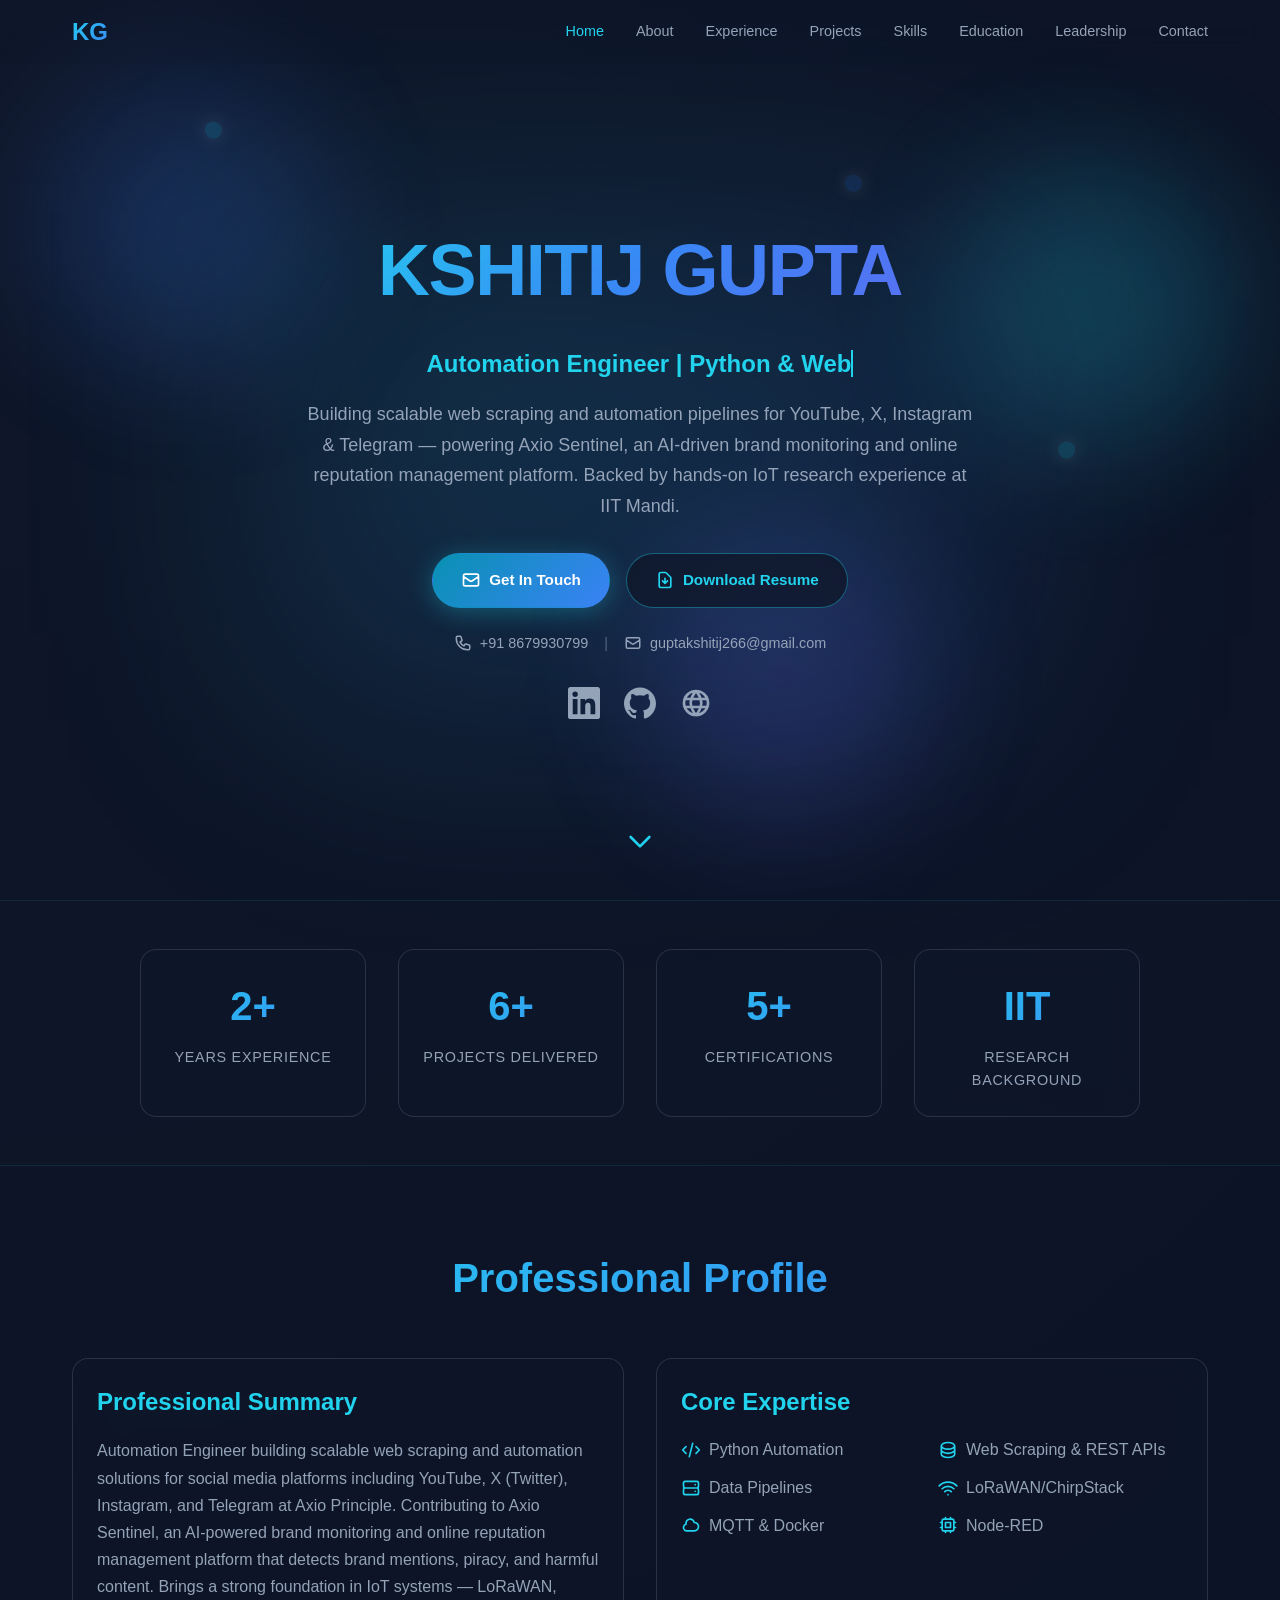
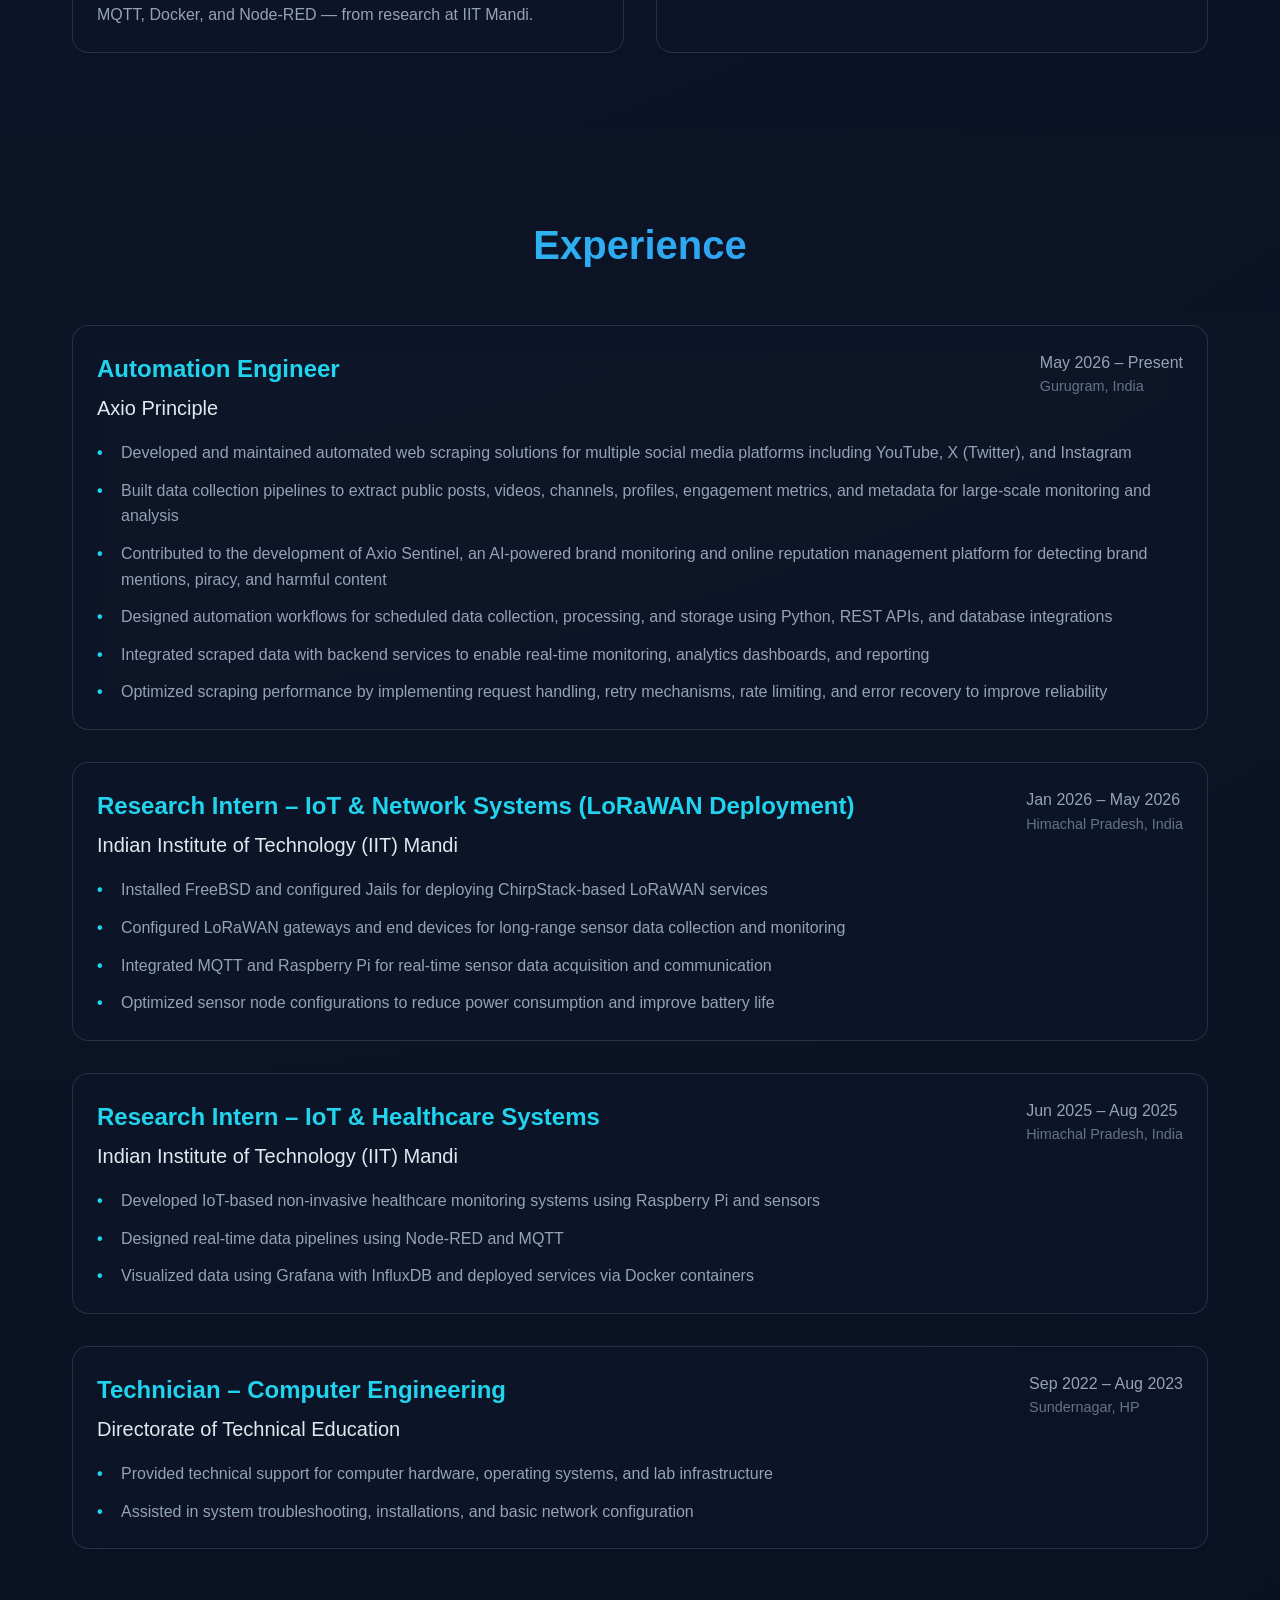
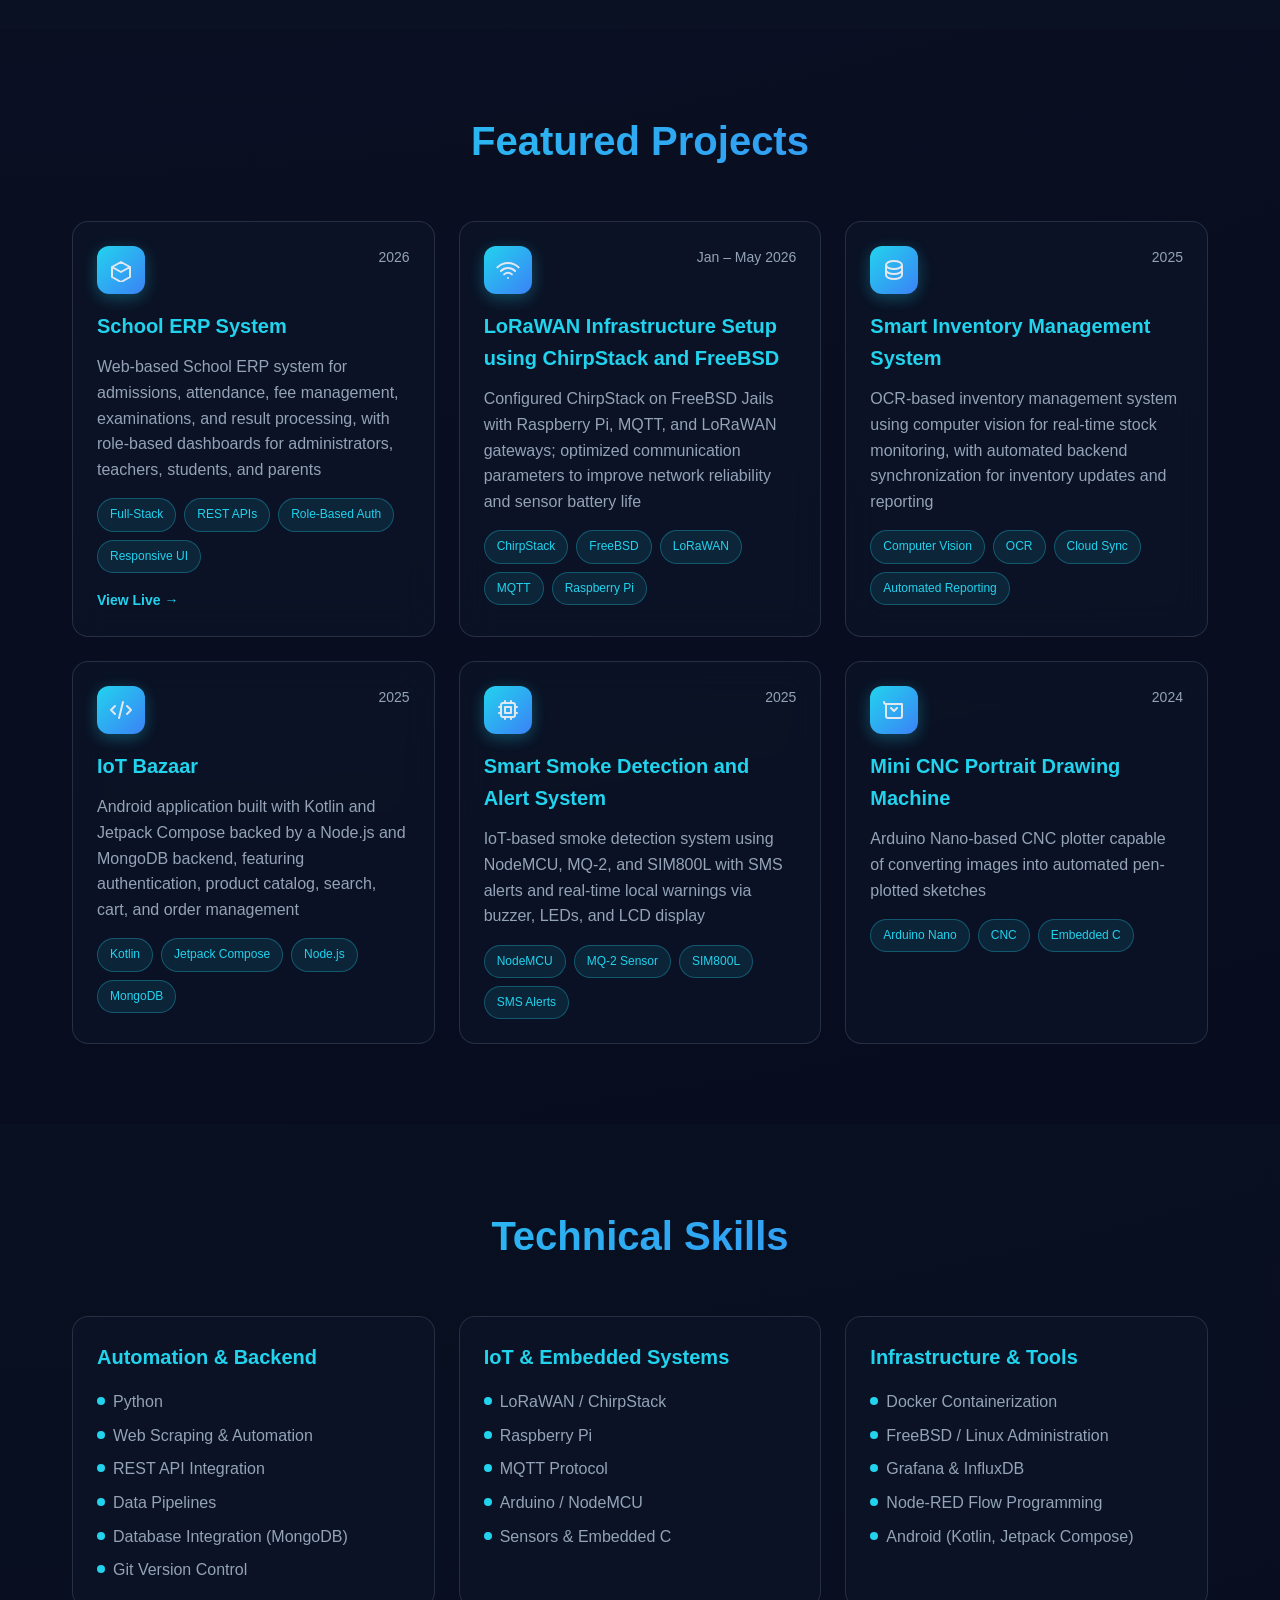
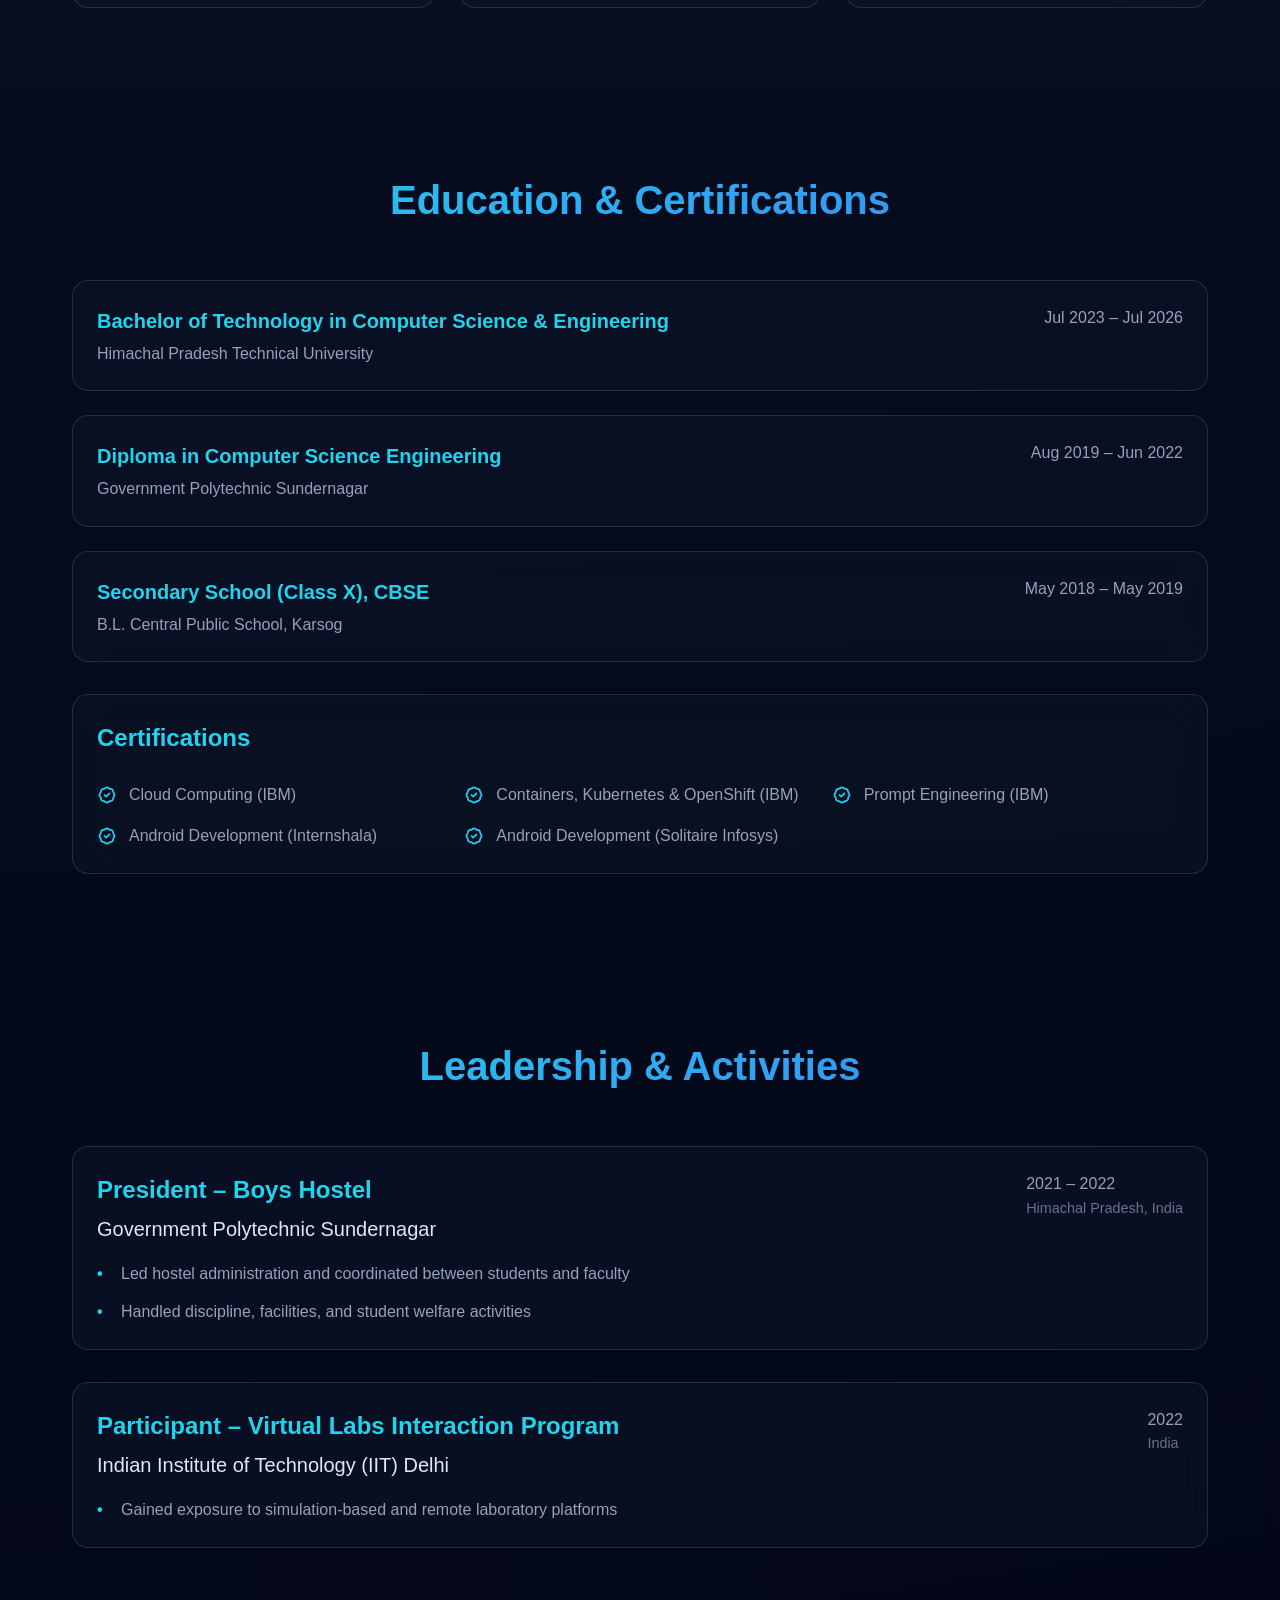
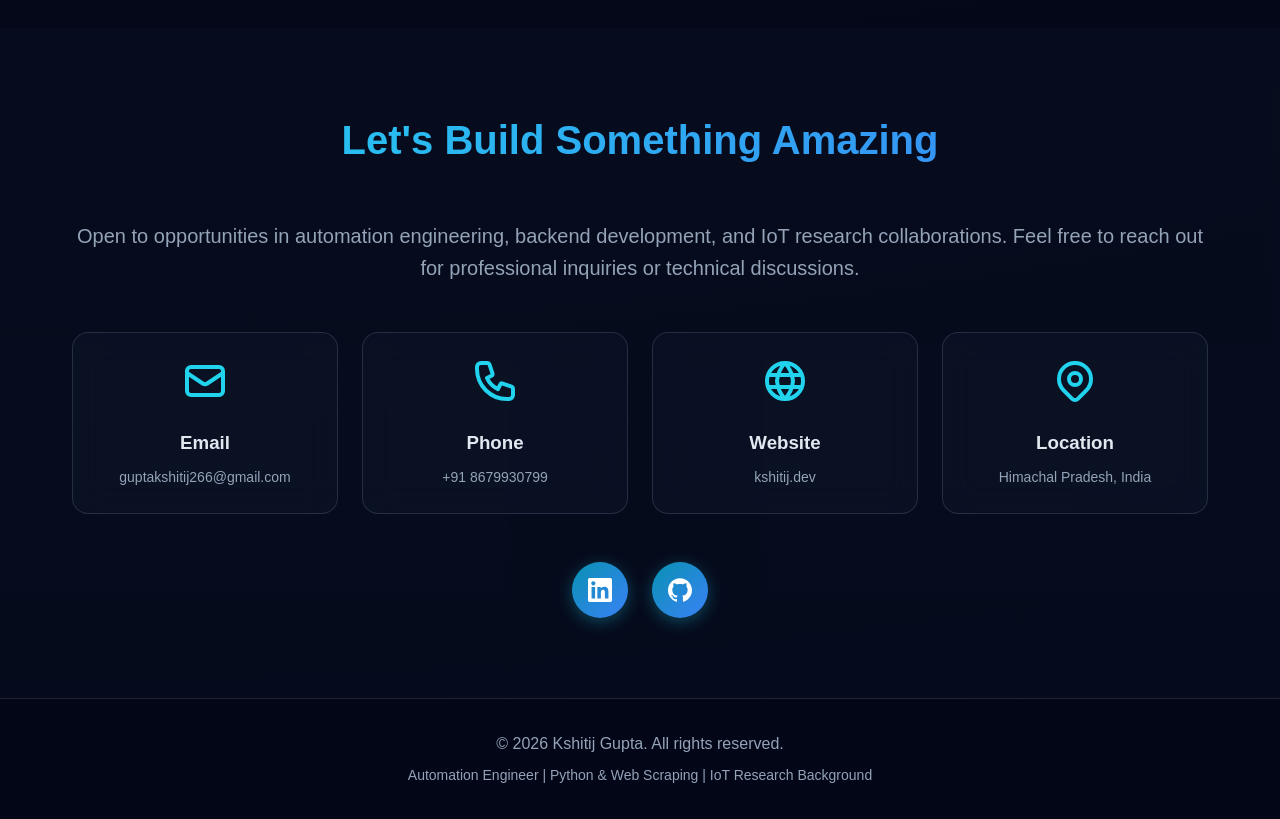
<file: index.html>
<!DOCTYPE html>
<html lang="en">
<head>
  <meta charset="UTF-8">
  <meta name="viewport" content="width=device-width, initial-scale=1.0">
  <title>Kshitij Gupta - Automation Engineer | Web Scraping & AI Brand Monitoring</title>
  <meta name="description" content="Automation Engineer building scalable web scraping and automation pipelines for social platforms, contributing to Axio Sentinel's AI-powered brand monitoring platform. IoT research background from IIT Mandi.">
  <meta name="keywords" content="Automation Engineer, Web Scraping, Python, REST APIs, Data Pipelines, Axio Sentinel, Brand Monitoring, IoT, LoRaWAN, IIT Mandi, Kshitij Gupta">
  <meta name="author" content="Kshitij Gupta">

  <!-- Open Graph / Social Media -->
  <meta property="og:type" content="website">
  <meta property="og:title" content="Kshitij Gupta - Automation Engineer">
  <meta property="og:description" content="Building scalable web scraping and automation pipelines for social platforms, powering an AI-driven brand monitoring platform. IoT research background from IIT Mandi.">
  <meta property="og:url" content="https://kshitij.dev">

  <meta name="twitter:card" content="summary_large_image">
  <meta name="twitter:title" content="Kshitij Gupta - Automation Engineer">
  
  <!-- Favicon -->
  <link rel="icon" type="image/svg+xml" href="data:image/svg+xml,<svg xmlns='http://www.w3.org/2000/svg' viewBox='0 0 100 100'><text y='0.9em' font-size='90'>⚡</text></svg>">
  
  <link rel="stylesheet" href="style.css">
</head>
<body>
  <!-- Animated Background -->
  <div class="bg-animation">
    <div class="blob blob-1"></div>
    <div class="blob blob-2"></div>
    <div class="blob blob-3"></div>
    <!-- IoT Animated Circuit -->
    <svg class="iot-circuit" viewBox="0 0 1200 800" xmlns="http://www.w3.org/2000/svg">
      <defs>
        <linearGradient id="circuitGradient" x1="0%" y1="0%" x2="100%" y2="100%">
          <stop offset="0%" style="stop-color:#22d3ee;stop-opacity:0.6" />
          <stop offset="100%" style="stop-color:#3b82f6;stop-opacity:0.6" />
        </linearGradient>
      </defs>
      <!-- Circuit paths -->
      <path class="circuit-line" d="M50,100 L200,100 L200,200 L350,200" stroke="url(#circuitGradient)" stroke-width="2" fill="none" />
      <path class="circuit-line" d="M600,150 L800,150 L800,300" stroke="url(#circuitGradient)" stroke-width="2" fill="none" />
      <path class="circuit-line" d="M1000,400 L1150,400 L1150,550" stroke="url(#circuitGradient)" stroke-width="2" fill="none" />
      <!-- Microchip nodes -->
      <circle class="chip-node" cx="200" cy="100" r="8" fill="#22d3ee" />
      <circle class="chip-node" cx="800" cy="150" r="8" fill="#3b82f6" />
      <circle class="chip-node" cx="1000" cy="400" r="8" fill="#22d3ee" />
      <!-- Data packets -->
      <circle class="data-packet packet-1" cx="50" cy="100" r="4" fill="#22d3ee" />
      <circle class="data-packet packet-2" cx="600" cy="150" r="4" fill="#3b82f6" />
      <circle class="data-packet packet-3" cx="1000" cy="400" r="4" fill="#22d3ee" />
    </svg>
  </div>

  <!-- Navigation -->
  <header class="site-header" id="header">
    <div class="wrap header-inner">
      <div class="brand-logo">KG</div>
      <nav class="nav" id="nav">
        <a href="#home" class="nav-link active">Home</a>
        <a href="#about" class="nav-link">About</a>
        <a href="#experience" class="nav-link">Experience</a>
        <a href="#projects" class="nav-link">Projects</a>
        <a href="#skills" class="nav-link">Skills</a>
        <a href="#education" class="nav-link">Education</a>
        <a href="#leadership" class="nav-link">Leadership</a>
        <a href="#contact" class="nav-link">Contact</a>
      </nav>
      <button class="mobile-menu" id="mobileMenu" aria-label="Toggle menu">
        <span></span>
        <span></span>
        <span></span>
      </button>
    </div>
  </header>

  <main>
    <!-- Hero Section -->
    <section id="home" class="hero">
      <div class="wrap hero-content">
        <div class="hero-glow"></div>
        <h1 class="hero-title">KSHITIJ GUPTA</h1>
        <p class="hero-subtitle"><span id="typewriter">Automation Engineer | Python & Web Scraping Specialist</span></p>
          <p class="hero-description">Building scalable web scraping and automation pipelines for YouTube, X, Instagram & Telegram — powering Axio Sentinel, an AI-driven brand monitoring and online reputation management platform. Backed by hands-on IoT research experience at IIT Mandi.</p>
        <div class="cta-row">
          <a href="#contact" class="btn primary">
            <svg width="20" height="20" fill="none" stroke="currentColor" viewBox="0 0 24 24"><path stroke-linecap="round" stroke-linejoin="round" stroke-width="2" d="M3 8l7.89 5.26a2 2 0 002.22 0L21 8M5 19h14a2 2 0 002-2V7a2 2 0 00-2-2H5a2 2 0 00-2 2v10a2 2 0 002 2z"/></svg>
            Get In Touch
          </a>
          <a href="Kshitij_Gupta.pdf" target="_blank" class="btn secondary" download>
            <svg width="20" height="20" fill="none" stroke="currentColor" viewBox="0 0 24 24"><path stroke-linecap="round" stroke-linejoin="round" stroke-width="2" d="M12 10v6m0 0l-3-3m3 3l3-3m2 8H7a2 2 0 01-2-2V5a2 2 0 012-2h5.586a1 1 0 01.707.293l5.414 5.414a1 1 0 01.293.707V19a2 2 0 01-2 2z"/></svg>
            Download Resume
          </a>
        </div>
        
        <div class="quick-contact">
          <a href="tel:+918679930799" class="contact-link">
            <svg width="18" height="18" fill="none" stroke="currentColor" viewBox="0 0 24 24"><path stroke-linecap="round" stroke-linejoin="round" stroke-width="2" d="M3 5a2 2 0 012-2h3.28a1 1 0 01.948.684l1.498 4.493a1 1 0 01-.502 1.21l-2.257 1.13a11.042 11.042 0 005.516 5.516l1.13-2.257a1 1 0 011.21-.502l4.493 1.498a1 1 0 01.684.949V19a2 2 0 01-2 2h-1C9.716 21 3 14.284 3 6V5z"/></svg>
            +91 8679930799
          </a>
          <span class="divider">|</span>
          <a href="#" id="mailLink" class="contact-link">
            <svg width="18" height="18" fill="none" stroke="currentColor" viewBox="0 0 24 24"><path stroke-linecap="round" stroke-linejoin="round" stroke-width="2" d="M3 8l7.89 5.26a2 2 0 002.22 0L21 8M5 19h14a2 2 0 002-2V7a2 2 0 00-2-2H5a2 2 0 00-2 2v10a2 2 0 002 2z"/></svg>
            guptakshitij266@gmail.com
          </a>
        </div>

        <div class="social-links">
          <a href="https://www.linkedin.com/in/kshitij-gupta-a3615921b/" target="_blank" rel="noopener" class="social-link">
            <svg width="32" height="32" fill="currentColor" viewBox="0 0 24 24"><path d="M20.447 20.452h-3.554v-5.569c0-1.328-.027-3.037-1.852-3.037-1.853 0-2.136 1.445-2.136 2.939v5.667H9.351V9h3.414v1.561h.046c.477-.9 1.637-1.85 3.37-1.85 3.601 0 4.267 2.37 4.267 5.455v6.286zM5.337 7.433c-1.144 0-2.063-.926-2.063-2.065 0-1.138.92-2.063 2.063-2.063 1.14 0 2.064.925 2.064 2.063 0 1.139-.925 2.065-2.064 2.065zm1.782 13.019H3.555V9h3.564v11.452zM22.225 0H1.771C.792 0 0 .774 0 1.729v20.542C0 23.227.792 24 1.771 24h20.451C23.2 24 24 23.227 24 22.271V1.729C24 .774 23.2 0 22.222 0h.003z"/></svg>
          </a>
          <a href="https://github.com/KshitijGupta2307" target="_blank" rel="noopener" class="social-link">
            <svg width="32" height="32" fill="currentColor" viewBox="0 0 24 24"><path d="M12 .297c-6.63 0-12 5.373-12 12 0 5.303 3.438 9.8 8.205 11.385.6.113.82-.258.82-.577 0-.285-.01-1.04-.015-2.04-3.338.724-4.042-1.61-4.042-1.61C4.422 18.07 3.633 17.7 3.633 17.7c-1.087-.744.084-.729.084-.729 1.205.084 1.838 1.236 1.838 1.236 1.07 1.835 2.809 1.305 3.495.998.108-.776.417-1.305.76-1.605-2.665-.3-5.466-1.332-5.466-5.93 0-1.31.465-2.38 1.235-3.22-.135-.303-.54-1.523.105-3.176 0 0 1.005-.322 3.3 1.23.96-.267 1.98-.399 3-.405 1.02.006 2.04.138 3 .405 2.28-1.552 3.285-1.23 3.285-1.23.645 1.653.24 2.873.12 3.176.765.84 1.23 1.91 1.23 3.22 0 4.61-2.805 5.625-5.475 5.92.42.36.81 1.096.81 2.22 0 1.606-.015 2.896-.015 3.286 0 .315.21.69.825.57C20.565 22.092 24 17.592 24 12.297c0-6.627-5.373-12-12-12"/></svg>
          </a>
          <a href="https://kshitij.dev" target="_blank" rel="noopener" class="social-link" aria-label="Website">
            <svg width="32" height="32" fill="none" stroke="currentColor" viewBox="0 0 24 24"><path stroke-linecap="round" stroke-linejoin="round" stroke-width="2" d="M12 21a9 9 0 100-18 9 9 0 000 18zM3.6 9h16.8M3.6 15h16.8M12 3a15.3 15.3 0 014 9 15.3 15.3 0 01-4 9 15.3 15.3 0 01-4-9 15.3 15.3 0 014-9z"/></svg>
          </a>
        </div>
      </div>

      <button class="scroll-down" data-target="about">
        <svg width="32" height="32" fill="none" stroke="currentColor" viewBox="0 0 24 24"><path stroke-linecap="round" stroke-linejoin="round" stroke-width="2" d="M19 9l-7 7-7-7"/></svg>
      </button>
    </section>

    <!-- Stats Section -->
    <section class="stats-section">
      <div class="wrap">
        <div class="stats-grid">
          <div class="stat-card">
            <div class="stat-number">2+</div>
            <div class="stat-label">Years Experience</div>
          </div>
          <div class="stat-card">
            <div class="stat-number">6+</div>
            <div class="stat-label">Projects Delivered</div>
          </div>
          <div class="stat-card">
            <div class="stat-number">5+</div>
            <div class="stat-label">Certifications</div>
          </div>
          <div class="stat-card">
            <div class="stat-number">IIT</div>
            <div class="stat-label">Research Background</div>
          </div>
        </div>
      </div>
    </section>

    <!-- About Section -->
    <section id="about" class="section">
      <div class="wrap">
        <h2 class="section-title">Professional Profile</h2>
        <div class="about-grid">
          <div class="card hover-lift">
            <h3 class="card-title">Professional Summary</h3>
            <p class="card-text">Automation Engineer building scalable web scraping and automation solutions for social media platforms including YouTube, X (Twitter), Instagram, and Telegram at Axio Principle. Contributing to Axio Sentinel, an AI-powered brand monitoring and online reputation management platform that detects brand mentions, piracy, and harmful content. Brings a strong foundation in IoT systems — LoRaWAN, MQTT, Docker, and Node-RED — from research at IIT Mandi.</p>
          </div>
          <div class="card hover-lift">
            <h3 class="card-title">Core Expertise</h3>
            <div class="expertise-grid">
              <div class="expertise-item">
                <svg width="20" height="20" fill="none" stroke="currentColor" viewBox="0 0 24 24"><path stroke-linecap="round" stroke-linejoin="round" stroke-width="2" d="M10 20l4-16m4 4l4 4-4 4M6 16l-4-4 4-4"/></svg>
                <span>Python Automation</span>
              </div>
              <div class="expertise-item">
                <svg width="20" height="20" fill="none" stroke="currentColor" viewBox="0 0 24 24"><path stroke-linecap="round" stroke-linejoin="round" stroke-width="2" d="M4 7v10c0 2.21 3.582 4 8 4s8-1.79 8-4V7M4 7c0 2.21 3.582 4 8 4s8-1.79 8-4M4 7c0-2.21 3.582-4 8-4s8 1.79 8 4m0 5c0 2.21-3.582 4-8 4s-8-1.79-8-4"/></svg>
                <span>Web Scraping & REST APIs</span>
              </div>
              <div class="expertise-item">
                <svg width="20" height="20" fill="none" stroke="currentColor" viewBox="0 0 24 24"><path stroke-linecap="round" stroke-linejoin="round" stroke-width="2" d="M5 12h14M5 12a2 2 0 01-2-2V6a2 2 0 012-2h14a2 2 0 012 2v4a2 2 0 01-2 2M5 12a2 2 0 00-2 2v4a2 2 0 002 2h14a2 2 0 002-2v-4a2 2 0 00-2-2m-2-4h.01M17 16h.01"/></svg>
                <span>Data Pipelines</span>
              </div>
              <div class="expertise-item">
                <svg width="20" height="20" fill="none" stroke="currentColor" viewBox="0 0 24 24"><path stroke-linecap="round" stroke-linejoin="round" stroke-width="2" d="M8.111 16.404a5.5 5.5 0 017.778 0M12 20h.01m-7.08-7.071c3.904-3.905 10.236-3.905 14.141 0M1.394 9.393c5.857-5.857 15.355-5.857 21.213 0"/></svg>
                <span>LoRaWAN/ChirpStack</span>
              </div>
              <div class="expertise-item">
                <svg width="20" height="20" fill="none" stroke="currentColor" viewBox="0 0 24 24"><path stroke-linecap="round" stroke-linejoin="round" stroke-width="2" d="M3 15a4 4 0 004 4h9a5 5 0 10-.1-9.999 5.002 5.002 0 10-9.78 2.096A4.001 4.001 0 003 15z"/></svg>
                <span>MQTT & Docker</span>
              </div>
              <div class="expertise-item">
                <svg width="20" height="20" fill="none" stroke="currentColor" viewBox="0 0 24 24"><path stroke-linecap="round" stroke-linejoin="round" stroke-width="2" d="M9 3v2m6-2v2M9 19v2m6-2v2M5 9H3m2 6H3m18-6h-2m2 6h-2M7 19h10a2 2 0 002-2V7a2 2 0 00-2-2H7a2 2 0 00-2 2v10a2 2 0 002 2zM9 9h6v6H9V9z"/></svg>
                <span>Node-RED</span>
              </div>
            </div>
          </div>
        </div>
      </div>
    </section>

    <!-- Experience Section -->
    <section id="experience" class="section alt-bg">
      <div class="wrap">
        <h2 class="section-title">Experience</h2>
        <div class="experience-list">
          <div class="card hover-lift">
            <div class="exp-header">
              <div class="exp-main">
                <h3 class="exp-title">Automation Engineer</h3>
                <p class="exp-company">Axio Principle</p>
              </div>
              <div class="exp-meta">
                <p class="exp-date">May 2026 – Present</p>
                <p class="exp-location">Gurugram, India</p>
              </div>
            </div>
            <ul class="exp-points">
              <li>Developed and maintained automated web scraping solutions for multiple social media platforms including YouTube, X (Twitter), and Instagram</li>
              <li>Built data collection pipelines to extract public posts, videos, channels, profiles, engagement metrics, and metadata for large-scale monitoring and analysis</li>
              <li>Contributed to the development of Axio Sentinel, an AI-powered brand monitoring and online reputation management platform for detecting brand mentions, piracy, and harmful content</li>
              <li>Designed automation workflows for scheduled data collection, processing, and storage using Python, REST APIs, and database integrations</li>
              <li>Integrated scraped data with backend services to enable real-time monitoring, analytics dashboards, and reporting</li>
              <li>Optimized scraping performance by implementing request handling, retry mechanisms, rate limiting, and error recovery to improve reliability</li>
            </ul>
          </div>

          <div class="card hover-lift">
            <div class="exp-header">
              <div class="exp-main">
                <h3 class="exp-title">Research Intern – IoT & Network Systems (LoRaWAN Deployment)</h3>
                <p class="exp-company">Indian Institute of Technology (IIT) Mandi</p>
              </div>
              <div class="exp-meta">
                <p class="exp-date">Jan 2026 – May 2026</p>
                <p class="exp-location">Himachal Pradesh, India</p>
              </div>
            </div>
            <ul class="exp-points">
              <li>Installed FreeBSD and configured Jails for deploying ChirpStack-based LoRaWAN services</li>
              <li>Configured LoRaWAN gateways and end devices for long-range sensor data collection and monitoring</li>
              <li>Integrated MQTT and Raspberry Pi for real-time sensor data acquisition and communication</li>
              <li>Optimized sensor node configurations to reduce power consumption and improve battery life</li>
            </ul>
          </div>

          <div class="card hover-lift">
            <div class="exp-header">
              <div class="exp-main">
                <h3 class="exp-title">Research Intern – IoT & Healthcare Systems</h3>
                <p class="exp-company">Indian Institute of Technology (IIT) Mandi</p>
              </div>
              <div class="exp-meta">
                <p class="exp-date">Jun 2025 – Aug 2025</p>
                <p class="exp-location">Himachal Pradesh, India</p>
              </div>
            </div>
            <ul class="exp-points">
              <li>Developed IoT-based non-invasive healthcare monitoring systems using Raspberry Pi and sensors</li>
              <li>Designed real-time data pipelines using Node-RED and MQTT</li>
              <li>Visualized data using Grafana with InfluxDB and deployed services via Docker containers</li>
            </ul>
          </div>

          <div class="card hover-lift">
            <div class="exp-header">
              <div class="exp-main">
                <h3 class="exp-title">Technician – Computer Engineering</h3>
                <p class="exp-company">Directorate of Technical Education</p>
              </div>
              <div class="exp-meta">
                <p class="exp-date">Sep 2022 – Aug 2023</p>
                <p class="exp-location">Sundernagar, HP</p>
              </div>
            </div>
            <ul class="exp-points">
              <li>Provided technical support for computer hardware, operating systems, and lab infrastructure</li>
              <li>Assisted in system troubleshooting, installations, and basic network configuration</li>
            </ul>
          </div>
        </div>
      </div>
    </section>

    <!-- Projects Section -->
    <section id="projects" class="section">
      <div class="wrap">
        <h2 class="section-title">Featured Projects</h2>
        <div class="project-grid">
          <div class="card hover-lift project-card">
            <div class="project-icon">
              <svg width="24" height="24" fill="none" stroke="currentColor" viewBox="0 0 24 24"><path stroke-linecap="round" stroke-linejoin="round" stroke-width="2" d="M12 14l9-5-9-5-9 5 9 5zm0 0l9-5v10l-9 5-9-5V9l9 5z"/></svg>
            </div>
            <span class="project-date">2026</span>
            <h3 class="project-title">School ERP System</h3>
            <p class="project-desc">Web-based School ERP system for admissions, attendance, fee management, examinations, and result processing, with role-based dashboards for administrators, teachers, students, and parents</p>
            <div class="tech-tags">
              <span>Full-Stack</span>
              <span>REST APIs</span>
              <span>Role-Based Auth</span>
              <span>Responsive UI</span>
            </div>
            <a href="https://www.usvtutorkataula.co.in/" target="_blank" rel="noopener" class="project-link">View Live →</a>
          </div>

          <div class="card hover-lift project-card">
            <div class="project-icon">
              <svg width="24" height="24" fill="none" stroke="currentColor" viewBox="0 0 24 24"><path stroke-linecap="round" stroke-linejoin="round" stroke-width="2" d="M8.111 16.404a5.5 5.5 0 017.778 0M12 20h.01m-7.08-7.071c3.904-3.905 10.236-3.905 14.141 0M1.394 9.393c5.857-5.857 15.355-5.857 21.213 0"/></svg>
            </div>
            <span class="project-date">Jan – May 2026</span>
            <h3 class="project-title">LoRaWAN Infrastructure Setup using ChirpStack and FreeBSD</h3>
            <p class="project-desc">Configured ChirpStack on FreeBSD Jails with Raspberry Pi, MQTT, and LoRaWAN gateways; optimized communication parameters to improve network reliability and sensor battery life</p>
            <div class="tech-tags">
              <span>ChirpStack</span>
              <span>FreeBSD</span>
              <span>LoRaWAN</span>
              <span>MQTT</span>
              <span>Raspberry Pi</span>
            </div>
          </div>

          <div class="card hover-lift project-card">
            <div class="project-icon">
              <svg width="24" height="24" fill="none" stroke="currentColor" viewBox="0 0 24 24"><path stroke-linecap="round" stroke-linejoin="round" stroke-width="2" d="M4 7v10c0 2.21 3.582 4 8 4s8-1.79 8-4V7M4 7c0 2.21 3.582 4 8 4s8-1.79 8-4M4 7c0-2.21 3.582-4 8-4s8 1.79 8 4m0 5c0 2.21-3.582 4-8 4s-8-1.79-8-4"/></svg>
            </div>
            <span class="project-date">2025</span>
            <h3 class="project-title">Smart Inventory Management System</h3>
            <p class="project-desc">OCR-based inventory management system using computer vision for real-time stock monitoring, with automated backend synchronization for inventory updates and reporting</p>
            <div class="tech-tags">
              <span>Computer Vision</span>
              <span>OCR</span>
              <span>Cloud Sync</span>
              <span>Automated Reporting</span>
            </div>
          </div>

          <div class="card hover-lift project-card">
            <div class="project-icon">
              <svg width="24" height="24" fill="none" stroke="currentColor" viewBox="0 0 24 24"><path stroke-linecap="round" stroke-linejoin="round" stroke-width="2" d="M10 20l4-16m4 4l4 4-4 4M6 16l-4-4 4-4"/></svg>
            </div>
            <span class="project-date">2025</span>
            <h3 class="project-title">IoT Bazaar</h3>
            <p class="project-desc">Android application built with Kotlin and Jetpack Compose backed by a Node.js and MongoDB backend, featuring authentication, product catalog, search, cart, and order management</p>
            <div class="tech-tags">
              <span>Kotlin</span>
              <span>Jetpack Compose</span>
              <span>Node.js</span>
              <span>MongoDB</span>
            </div>
          </div>

          <div class="card hover-lift project-card">
            <div class="project-icon">
              <svg width="24" height="24" fill="none" stroke="currentColor" viewBox="0 0 24 24"><path stroke-linecap="round" stroke-linejoin="round" stroke-width="2" d="M9 3v2m6-2v2M9 19v2m6-2v2M5 9H3m2 6H3m18-6h-2m2 6h-2M7 19h10a2 2 0 002-2V7a2 2 0 00-2-2H7a2 2 0 00-2 2v10a2 2 0 002 2zM9 9h6v6H9V9z"/></svg>
            </div>
            <span class="project-date">2025</span>
            <h3 class="project-title">Smart Smoke Detection and Alert System</h3>
            <p class="project-desc">IoT-based smoke detection system using NodeMCU, MQ-2, and SIM800L with SMS alerts and real-time local warnings via buzzer, LEDs, and LCD display</p>
            <div class="tech-tags">
              <span>NodeMCU</span>
              <span>MQ-2 Sensor</span>
              <span>SIM800L</span>
              <span>SMS Alerts</span>
            </div>
          </div>

          <div class="card hover-lift project-card">
            <div class="project-icon">
              <svg width="24" height="24" fill="none" stroke="currentColor" viewBox="0 0 24 24"><path stroke-linecap="round" stroke-linejoin="round" stroke-width="2" d="M4 6h16M4 6a2 2 0 01-2-2V4a0 0 0 010 0M4 6v12a2 2 0 002 2h12a2 2 0 002-2V6M9 10l3 3 3-3"/></svg>
            </div>
            <span class="project-date">2024</span>
            <h3 class="project-title">Mini CNC Portrait Drawing Machine</h3>
            <p class="project-desc">Arduino Nano-based CNC plotter capable of converting images into automated pen-plotted sketches</p>
            <div class="tech-tags">
              <span>Arduino Nano</span>
              <span>CNC</span>
              <span>Embedded C</span>
            </div>
          </div>
        </div>
      </div>
    </section>

    <!-- Skills Section -->
    <section id="skills" class="section alt-bg">
      <div class="wrap">
        <h2 class="section-title">Technical Skills</h2>
        <div class="skills-grid">
          <div class="card hover-lift skills-card">
            <h3 class="skills-category">Automation & Backend</h3>
            <ul class="skills-list">
              <li>Python</li>
              <li>Web Scraping & Automation</li>
              <li>REST API Integration</li>
              <li>Data Pipelines</li>
              <li>Database Integration (MongoDB)</li>
              <li>Git Version Control</li>
            </ul>
          </div>

          <div class="card hover-lift skills-card">
            <h3 class="skills-category">IoT & Embedded Systems</h3>
            <ul class="skills-list">
              <li>LoRaWAN / ChirpStack</li>
              <li>Raspberry Pi</li>
              <li>MQTT Protocol</li>
              <li>Arduino / NodeMCU</li>
              <li>Sensors & Embedded C</li>
            </ul>
          </div>

          <div class="card hover-lift skills-card">
            <h3 class="skills-category">Infrastructure & Tools</h3>
            <ul class="skills-list">
              <li>Docker Containerization</li>
              <li>FreeBSD / Linux Administration</li>
              <li>Grafana & InfluxDB</li>
              <li>Node-RED Flow Programming</li>
              <li>Android (Kotlin, Jetpack Compose)</li>
            </ul>
          </div>
        </div>
      </div>
    </section>

    <!-- Education Section -->
    <section id="education" class="section">
      <div class="wrap">
        <h2 class="section-title">Education & Certifications</h2>
        
        <div class="education-list">
          <div class="card hover-lift">
            <div class="edu-header">
              <div class="edu-main">
                <h3 class="edu-degree">Bachelor of Technology in Computer Science & Engineering</h3>
                <p class="edu-school">Himachal Pradesh Technical University</p>
              </div>
              <p class="edu-date">Jul 2023 – Jul 2026</p>
            </div>
          </div>

          <div class="card hover-lift">
            <div class="edu-header">
              <div class="edu-main">
                <h3 class="edu-degree">Diploma in Computer Science Engineering</h3>
                <p class="edu-school">Government Polytechnic Sundernagar</p>
              </div>
              <p class="edu-date">Aug 2019 – Jun 2022</p>
            </div>
          </div>

          <div class="card hover-lift">
            <div class="edu-header">
              <div class="edu-main">
                <h3 class="edu-degree">Secondary School (Class X), CBSE</h3>
                <p class="edu-school">B.L. Central Public School, Karsog</p>
              </div>
              <p class="edu-date">May 2018 – May 2019</p>
            </div>
          </div>
        </div>

        <div class="card hover-lift certifications">
          <h3 class="cert-title">Certifications</h3>
          <div class="cert-grid">
            <div class="cert-item">
              <svg width="20" height="20" fill="none" stroke="currentColor" viewBox="0 0 24 24"><path stroke-linecap="round" stroke-linejoin="round" stroke-width="2" d="M9 12l2 2 4-4M7.835 4.697a3.42 3.42 0 001.946-.806 3.42 3.42 0 014.438 0 3.42 3.42 0 001.946.806 3.42 3.42 0 013.138 3.138 3.42 3.42 0 00.806 1.946 3.42 3.42 0 010 4.438 3.42 3.42 0 00-.806 1.946 3.42 3.42 0 01-3.138 3.138 3.42 3.42 0 00-1.946.806 3.42 3.42 0 01-4.438 0 3.42 3.42 0 00-1.946-.806 3.42 3.42 0 01-3.138-3.138 3.42 3.42 0 00-.806-1.946 3.42 3.42 0 010-4.438 3.42 3.42 0 00.806-1.946 3.42 3.42 0 013.138-3.138z"/></svg>
              <span>Cloud Computing (IBM)</span>
            </div>
            <div class="cert-item">
              <svg width="20" height="20" fill="none" stroke="currentColor" viewBox="0 0 24 24"><path stroke-linecap="round" stroke-linejoin="round" stroke-width="2" d="M9 12l2 2 4-4M7.835 4.697a3.42 3.42 0 001.946-.806 3.42 3.42 0 014.438 0 3.42 3.42 0 001.946.806 3.42 3.42 0 013.138 3.138 3.42 3.42 0 00.806 1.946 3.42 3.42 0 010 4.438 3.42 3.42 0 00-.806 1.946 3.42 3.42 0 01-3.138 3.138 3.42 3.42 0 00-1.946.806 3.42 3.42 0 01-4.438 0 3.42 3.42 0 00-1.946-.806 3.42 3.42 0 01-3.138-3.138 3.42 3.42 0 00-.806-1.946 3.42 3.42 0 010-4.438 3.42 3.42 0 00.806-1.946 3.42 3.42 0 013.138-3.138z"/></svg>
              <span>Containers, Kubernetes & OpenShift (IBM)</span>
            </div>
            <div class="cert-item">
              <svg width="20" height="20" fill="none" stroke="currentColor" viewBox="0 0 24 24"><path stroke-linecap="round" stroke-linejoin="round" stroke-width="2" d="M9 12l2 2 4-4M7.835 4.697a3.42 3.42 0 001.946-.806 3.42 3.42 0 014.438 0 3.42 3.42 0 001.946.806 3.42 3.42 0 013.138 3.138 3.42 3.42 0 00.806 1.946 3.42 3.42 0 010 4.438 3.42 3.42 0 00-.806 1.946 3.42 3.42 0 01-3.138 3.138 3.42 3.42 0 00-1.946.806 3.42 3.42 0 01-4.438 0 3.42 3.42 0 00-1.946-.806 3.42 3.42 0 01-3.138-3.138 3.42 3.42 0 00-.806-1.946 3.42 3.42 0 010-4.438 3.42 3.42 0 00.806-1.946 3.42 3.42 0 013.138-3.138z"/></svg>
              <span>Prompt Engineering (IBM)</span>
            </div>
            <div class="cert-item">
              <svg width="20" height="20" fill="none" stroke="currentColor" viewBox="0 0 24 24"><path stroke-linecap="round" stroke-linejoin="round" stroke-width="2" d="M9 12l2 2 4-4M7.835 4.697a3.42 3.42 0 001.946-.806 3.42 3.42 0 014.438 0 3.42 3.42 0 001.946.806 3.42 3.42 0 013.138 3.138 3.42 3.42 0 00.806 1.946 3.42 3.42 0 010 4.438 3.42 3.42 0 00-.806 1.946 3.42 3.42 0 01-3.138 3.138 3.42 3.42 0 00-1.946.806 3.42 3.42 0 01-4.438 0 3.42 3.42 0 00-1.946-.806 3.42 3.42 0 01-3.138-3.138 3.42 3.42 0 00-.806-1.946 3.42 3.42 0 010-4.438 3.42 3.42 0 00.806-1.946 3.42 3.42 0 013.138-3.138z"/></svg>
              <span>Android Development (Internshala)</span>
            </div>
            <div class="cert-item">
              <svg width="20" height="20" fill="none" stroke="currentColor" viewBox="0 0 24 24"><path stroke-linecap="round" stroke-linejoin="round" stroke-width="2" d="M9 12l2 2 4-4M7.835 4.697a3.42 3.42 0 001.946-.806 3.42 3.42 0 014.438 0 3.42 3.42 0 001.946.806 3.42 3.42 0 013.138 3.138 3.42 3.42 0 00.806 1.946 3.42 3.42 0 010 4.438 3.42 3.42 0 00-.806 1.946 3.42 3.42 0 01-3.138 3.138 3.42 3.42 0 00-1.946.806 3.42 3.42 0 01-4.438 0 3.42 3.42 0 00-1.946-.806 3.42 3.42 0 01-3.138-3.138 3.42 3.42 0 00-.806-1.946 3.42 3.42 0 010-4.438 3.42 3.42 0 00.806-1.946 3.42 3.42 0 013.138-3.138z"/></svg>
              <span>Android Development (Solitaire Infosys)</span>
            </div>
          </div>
        </div>
      </div>
    </section>

    <!-- Leadership & Activities Section -->
    <section id="leadership" class="section">
      <div class="wrap">
        <h2 class="section-title">Leadership & Activities</h2>
        <div class="experience-list">
          <div class="card hover-lift">
            <div class="exp-header">
              <div class="exp-main">
                <h3 class="exp-title">President – Boys Hostel</h3>
                <p class="exp-company">Government Polytechnic Sundernagar</p>
              </div>
              <div class="exp-meta">
                <p class="exp-date">2021 – 2022</p>
                <p class="exp-location">Himachal Pradesh, India</p>
              </div>
            </div>
            <ul class="exp-points">
              <li>Led hostel administration and coordinated between students and faculty</li>
              <li>Handled discipline, facilities, and student welfare activities</li>
            </ul>
          </div>

          <div class="card hover-lift">
            <div class="exp-header">
              <div class="exp-main">
                <h3 class="exp-title">Participant – Virtual Labs Interaction Program</h3>
                <p class="exp-company">Indian Institute of Technology (IIT) Delhi</p>
              </div>
              <div class="exp-meta">
                <p class="exp-date">2022</p>
                <p class="exp-location">India</p>
              </div>
            </div>
            <ul class="exp-points">
              <li>Gained exposure to simulation-based and remote laboratory platforms</li>
            </ul>
          </div>
        </div>
      </div>
    </section>

    <!-- Contact Section -->
    <section id="contact" class="section alt-bg">
      <div class="wrap contact-wrap">
        <h2 class="section-title">Let's Build Something Amazing</h2>
        <p class="contact-intro">Open to opportunities in automation engineering, backend development, and IoT research collaborations. Feel free to reach out for professional inquiries or technical discussions.</p>

        <div class="contact-grid">
          <a href="https://mail.google.com/mail/?view=cm&fs=1&to=guptakshitij266@gmail.com" target="_blank" rel="noopener" class="card hover-lift contact-card">
            <svg class="contact-icon" width="48" height="48" fill="none" stroke="currentColor" viewBox="0 0 24 24"><path stroke-linecap="round" stroke-linejoin="round" stroke-width="2" d="M3 8l7.89 5.26a2 2 0 002.22 0L21 8M5 19h14a2 2 0 002-2V7a2 2 0 00-2-2H5a2 2 0 00-2 2v10a2 2 0 002 2z"/></svg>
            <h3>Email</h3>
            <p>guptakshitij266@gmail.com</p>
          </a>

          <a href="tel:+918679930799" class="card hover-lift contact-card">
            <svg class="contact-icon" width="48" height="48" fill="none" stroke="currentColor" viewBox="0 0 24 24"><path stroke-linecap="round" stroke-linejoin="round" stroke-width="2" d="M3 5a2 2 0 012-2h3.28a1 1 0 01.948.684l1.498 4.493a1 1 0 01-.502 1.21l-2.257 1.13a11.042 11.042 0 005.516 5.516l1.13-2.257a1 1 0 011.21-.502l4.493 1.498a1 1 0 01.684.949V19a2 2 0 01-2 2h-1C9.716 21 3 14.284 3 6V5z"/></svg>
            <h3>Phone</h3>
            <p>+91 8679930799</p>
          </a>

          <a href="https://kshitij.dev" target="_blank" rel="noopener" class="card hover-lift contact-card">
            <svg class="contact-icon" width="48" height="48" fill="none" stroke="currentColor" viewBox="0 0 24 24"><path stroke-linecap="round" stroke-linejoin="round" stroke-width="2" d="M12 21a9 9 0 100-18 9 9 0 000 18zM3.6 9h16.8M3.6 15h16.8M12 3a15.3 15.3 0 014 9 15.3 15.3 0 01-4 9 15.3 15.3 0 01-4-9 15.3 15.3 0 014-9z"/></svg>
            <h3>Website</h3>
            <p>kshitij.dev</p>
          </a>

          <div class="card hover-lift contact-card">
            <svg class="contact-icon" width="48" height="48" fill="none" stroke="currentColor" viewBox="0 0 24 24"><path stroke-linecap="round" stroke-linejoin="round" stroke-width="2" d="M17.657 16.657L13.414 20.9a1.998 1.998 0 01-2.827 0l-4.244-4.243a8 8 0 1111.314 0z"/><path stroke-linecap="round" stroke-linejoin="round" stroke-width="2" d="M15 11a3 3 0 11-6 0 3 3 0 016 0z"/></svg>
            <h3>Location</h3>
            <p>Himachal Pradesh, India</p>
          </div>
        </div>

        <div class="social-footer">
          <a href="https://www.linkedin.com/in/kshitij-gupta-a3615921b/" target="_blank" rel="noopener" class="social-button">
            <svg width="24" height="24" fill="currentColor" viewBox="0 0 24 24"><path d="M20.447 20.452h-3.554v-5.569c0-1.328-.027-3.037-1.852-3.037-1.853 0-2.136 1.445-2.136 2.939v5.667H9.351V9h3.414v1.561h.046c.477-.9 1.637-1.85 3.37-1.85 3.601 0 4.267 2.37 4.267 5.455v6.286zM5.337 7.433c-1.144 0-2.063-.926-2.063-2.065 0-1.138.92-2.063 2.063-2.063 1.14 0 2.064.925 2.064 2.063 0 1.139-.925 2.065-2.064 2.065zm1.782 13.019H3.555V9h3.564v11.452zM22.225 0H1.771C.792 0 0 .774 0 1.729v20.542C0 23.227.792 24 1.771 24h20.451C23.2 24 24 23.227 24 22.271V1.729C24 .774 23.2 0 22.222 0h.003z"/></svg>
          </a>
          <a href="https://github.com/KshitijGupta2307" target="_blank" rel="noopener" class="social-button">
            <svg width="24" height="24" fill="currentColor" viewBox="0 0 24 24"><path d="M12 .297c-6.63 0-12 5.373-12 12 0 5.303 3.438 9.8 8.205 11.385.6.113.82-.258.82-.577 0-.285-.01-1.04-.015-2.04-3.338.724-4.042-1.61-4.042-1.61C4.422 18.07 3.633 17.7 3.633 17.7c-1.087-.744.084-.729.084-.729 1.205.084 1.838 1.236 1.838 1.236 1.07 1.835 2.809 1.305 3.495.998.108-.776.417-1.305.76-1.605-2.665-.3-5.466-1.332-5.466-5.93 0-1.31.465-2.38 1.235-3.22-.135-.303-.54-1.523.105-3.176 0 0 1.005-.322 3.3 1.23.96-.267 1.98-.399 3-.405 1.02.006 2.04.138 3 .405 2.28-1.552 3.285-1.23 3.285-1.23.645 1.653.24 2.873.12 3.176.765.84 1.23 1.91 1.23 3.22 0 4.61-2.805 5.625-5.475 5.92.42.36.81 1.096.81 2.22 0 1.606-.015 2.896-.015 3.286 0 .315.21.69.825.57C20.565 22.092 24 17.592 24 12.297c0-6.627-5.373-12-12-12"/></svg>
          </a>
        </div>
      </div>
    </section>
  </main>

  <!-- Footer -->
  <footer class="site-footer">
    <div class="wrap">
      <p>© 2026 Kshitij Gupta. All rights reserved.</p>
      <p class="footer-tech">Automation Engineer | Python & Web Scraping | IoT Research Background</p>

    </div>
  </footer>

  <!-- Message Modal -->
  <div class="modal-overlay" id="messageModal">
    <div class="modal-box">
      <div class="modal-header">
        <h3>Send a Message</h3>
        <button class="modal-close" id="closeModal" aria-label="Close">&times;</button>
      </div>
      <textarea id="messageInput" class="modal-textarea" rows="6" placeholder="Write your message here..."></textarea>
      <div class="modal-actions">
        <button class="btn secondary" id="cancelBtn" type="button">Cancel</button>
        <button class="btn primary" id="sendBtn" type="button">Send Message</button>
      </div>
    </div>
  </div>

  <script src="script.js"></script>
</body>
</html>
</file>
<file: style.css>
:root {
  --bg-dark: #020617;
  --bg-slate: #0f172a;
  --bg-blue: #1e293b;
  --cyan: #22d3ee;
  --blue: #3b82f6;
  --text-light: #e2e8f0;
  --text-muted: #94a3b8;
  --border: rgba(148, 163, 184, 0.2);
  --glow-cyan: rgba(34, 211, 238, 0.3);
  --glow-blue: rgba(59, 130, 246, 0.3);
}

* {
  margin: 0;
  padding: 0;
  box-sizing: border-box;
}

html {
  scroll-behavior: smooth;
}

body {
  font-family: -apple-system, BlinkMacSystemFont, "Segoe UI", Roboto, "Helvetica Neue", Arial, sans-serif;
  background: radial-gradient(circle at top left, var(--bg-slate), var(--bg-dark));
  color: var(--text-light);
  line-height: 1.6;
  overflow-x: hidden;
  min-height: 100vh;
}

.wrap {
  max-width: 1200px;
  margin: 0 auto;
  padding: 0 2rem;
}

/* Animated Background */
.bg-animation {
  position: fixed;
  inset: 0;
  pointer-events: none;
  overflow: hidden;
  z-index: 0;
}

.blob {
  position: absolute;
  width: 18rem;
  height: 18rem;
  border-radius: 50%;
  filter: blur(64px);
  opacity: 0.2;
  animation: blob 7s ease-in-out infinite;
}

.blob-1 {
  top: 5rem;
  left: 2.5rem;
  background: var(--blue);
  animation-delay: 0s;
}

.blob-2 {
  top: 10rem;
  right: 2.5rem;
  background: var(--cyan);
  animation-delay: 2s;
}

.blob-3 {
  bottom: 5rem;
  left: 50%;
  background: #6366f1;
  animation-delay: 4s;
}

/* IoT Circuit Animation */
.iot-circuit {
  position: absolute;
  width: 100%;
  height: 100%;
  opacity: 0.15;
  top: 0;
  left: 0;
}

.circuit-line {
  stroke-dasharray: 500;
  stroke-dashoffset: 500;
  animation: drawLine 8s linear infinite;
}

.chip-node {
  animation: pulse-node 2s ease-in-out infinite;
  filter: drop-shadow(0 0 8px currentColor);
}

.data-packet {
  opacity: 0;
}

.packet-1 {
  animation: movePacket1 4s ease-in-out infinite;
}

.packet-2 {
  animation: movePacket2 5s ease-in-out infinite 1s;
}

.packet-3 {
  animation: movePacket3 6s ease-in-out infinite 2s;
}

@keyframes drawLine {
  0% {
    stroke-dashoffset: 500;
    opacity: 0.3;
  }
  50% {
    stroke-dashoffset: 0;
    opacity: 0.6;
  }
  100% {
    stroke-dashoffset: -500;
    opacity: 0.3;
  }
}

@keyframes pulse-node {
  0%, 100% {
    opacity: 0.6;
    transform: scale(1);
  }
  50% {
    opacity: 1;
    transform: scale(1.3);
  }
}

@keyframes movePacket1 {
  0% {
    cx: 50;
    cy: 100;
    opacity: 0;
  }
  10% {
    opacity: 1;
  }
  40% {
    cx: 200;
    cy: 100;
  }
  60% {
    cx: 200;
    cy: 200;
  }
  80% {
    cx: 350;
    cy: 200;
    opacity: 1;
  }
  100% {
    cx: 350;
    cy: 200;
    opacity: 0;
  }
}

@keyframes movePacket2 {
  0% {
    cx: 600;
    cy: 150;
    opacity: 0;
  }
  10% {
    opacity: 1;
  }
  50% {
    cx: 800;
    cy: 150;
  }
  80% {
    cx: 800;
    cy: 300;
    opacity: 1;
  }
  100% {
    cx: 800;
    cy: 300;
    opacity: 0;
  }
}

@keyframes movePacket3 {
  0% {
    cx: 1000;
    cy: 400;
    opacity: 0;
  }
  10% {
    opacity: 1;
  }
  60% {
    cx: 1150;
    cy: 400;
  }
  90% {
    cx: 1150;
    cy: 550;
    opacity: 1;
  }
  100% {
    cx: 1150;
    cy: 550;
    opacity: 0;
  }
}

@keyframes blob {
  0%, 100% { transform: translate(0, 0) scale(1); }
  33% { transform: translate(1.875rem, -3.125rem) scale(1.1); }
  66% { transform: translate(-1.25rem, 1.25rem) scale(0.9); }
}

/* Header */
.site-header {
  position: fixed;
  top: 0;
  width: 100%;
  z-index: 50;
  transition: all 0.3s ease;
  backdrop-filter: blur(16px);
}

.site-header.scrolled {
  background: rgba(2, 6, 23, 0.95);
  box-shadow: 0 4px 24px rgba(0, 0, 0, 0.4);
}

.header-inner {
  display: flex;
  justify-content: space-between;
  align-items: center;
  height: 4rem;
  position: relative;
  z-index: 1;
}

.brand-logo {
  font-size: 1.5rem;
  font-weight: 700;
  background: linear-gradient(135deg, var(--cyan), var(--blue));
  -webkit-background-clip: text;
  background-clip: text;
  -webkit-text-fill-color: transparent;
  margin-right: auto;
}

.nav {
  display: flex;
  gap: 2rem;
}

.nav-link {
  color: var(--text-muted);
  text-decoration: none;
  font-size: 0.9rem;
  transition: color 0.3s ease;
  position: relative;
}

.nav-link:hover,
.nav-link.active {
  color: var(--cyan);
}

.mobile-menu {
  display: none;
  flex-direction: column;
  gap: 4px;
  background: none;
  border: none;
  cursor: pointer;
  padding: 8px;
}

.mobile-menu span {
  width: 24px;
  height: 2px;
  background: var(--text-light);
  transition: all 0.3s ease;
}

.mobile-menu.active span:nth-child(1) {
  transform: rotate(45deg) translate(5px, 5px);
}

.mobile-menu.active span:nth-child(2) {
  opacity: 0;
}

.mobile-menu.active span:nth-child(3) {
  transform: rotate(-45deg) translate(7px, -6px);
}

/* Hero Section */
.hero {
  min-height: 100vh;
  display: flex;
  align-items: center;
  justify-content: center;
  position: relative;
  padding: 6rem 1rem 4rem;
  text-align: center;
}

.hero-content {
  position: relative;
  z-index: 1;
  max-width: 900px;
  margin: 0 auto;
}

.hero-glow {
  position: absolute;
  inset: 0;
  background: linear-gradient(135deg, var(--glow-cyan), var(--glow-blue));
  filter: blur(128px);
  opacity: 0.5;
  animation: pulse 3s ease-in-out infinite;
}

.hero-title {
  font-size: clamp(2.5rem, 8vw, 4.5rem);
  font-weight: 700;
  margin-bottom: 1rem;
  background: linear-gradient(135deg, var(--cyan) 0%, var(--blue) 50%, #6366f1 100%);
  -webkit-background-clip: text;
  background-clip: text;
  -webkit-text-fill-color: transparent;
  animation: fade-slide-up 1s ease-out;
  letter-spacing: -0.02em;
}

.hero-subtitle {
  font-size: clamp(1.25rem, 3vw, 1.5rem);
  color: var(--cyan);
  margin-bottom: 1rem;
  font-weight: 600;
  animation: fade-slide-up 1s ease-out 0.2s both;
}

.hero-description {
  font-size: clamp(0.95rem, 2vw, 1.125rem);
  color: var(--text-muted);
  max-width: 42rem;
  margin: 0 auto 2rem;
  animation: fade-slide-up 1s ease-out 0.4s both;
  line-height: 1.7;
}

.cta-row {
  display: flex;
  gap: 1rem;
  justify-content: center;
  flex-wrap: wrap;
  margin-bottom: 1.5rem;
  animation: fade-slide-up 1s ease-out 0.6s both;
}

.quick-contact {
  display: flex;
  gap: 1rem;
  justify-content: center;
  align-items: center;
  flex-wrap: wrap;
  margin-bottom: 2rem;
  font-size: 0.9rem;
  animation: fade-slide-up 1s ease-out 0.7s both;
}

.contact-link {
  display: inline-flex;
  align-items: center;
  gap: 0.5rem;
  color: var(--text-muted);
  text-decoration: none;
  transition: color 0.3s ease;
}

.contact-link:hover {
  color: var(--cyan);
}

.quick-contact .divider {
  color: var(--text-muted);
  opacity: 0.5;
}

.btn {
  display: inline-flex;
  align-items: center;
  gap: 0.5rem;
  padding: 0.875rem 1.75rem;
  border-radius: 9999px;
  text-decoration: none;
  font-weight: 600;
  font-size: 0.95rem;
  transition: all 0.3s ease;
  border: 1px solid transparent;
  white-space: nowrap;
}

.btn.primary {
  background: linear-gradient(135deg, #0891b2, var(--blue));
  color: white;
  box-shadow: 0 4px 24px var(--glow-cyan);
}

.btn.primary:hover {
  transform: translateY(-2px);
  box-shadow: 0 8px 32px var(--glow-cyan);
}

.btn.secondary {
  background: rgba(15, 23, 42, 0.8);
  border-color: rgba(34, 211, 238, 0.4);
  color: var(--cyan);
  backdrop-filter: blur(8px);
}

.btn.secondary:hover {
  background: rgba(34, 211, 238, 0.15);
  border-color: var(--cyan);
  transform: translateY(-2px);
  box-shadow: 0 4px 16px rgba(34, 211, 238, 0.3);
}

.social-links {
  display: flex;
  gap: 1.5rem;
  justify-content: center;
  animation: fade-slide-up 1s ease-out 0.8s both;
}

.social-link {
  color: var(--text-muted);
  transition: all 0.3s ease;
  display: flex;
}

.social-link:hover {
  color: var(--cyan);
  transform: scale(1.1);
}

.scroll-down {
  position: absolute;
  bottom: 2.5rem;
  left: 50%;
  transform: translateX(-50%);
  background: none;
  border: none;
  color: var(--cyan);
  cursor: pointer;
  animation: bounce 2s ease-in-out infinite;
}

@keyframes bounce {
  0%, 100% { transform: translateX(-50%) translateY(0); }
  50% { transform: translateX(-50%) translateY(-10px); }
}

@keyframes fade-slide-up {
  from {
    opacity: 0;
    transform: translateY(20px);
  }
  to {
    opacity: 1;
    transform: translateY(0);
  }
}

@keyframes pulse {
  0%, 100% { opacity: 0.5; }
  50% { opacity: 0.7; }
}

/* Stats Section */
.stats-section {
  padding: 3rem 1rem;
  background: rgba(15, 23, 42, 0.4);
  border-top: 1px solid rgba(34, 211, 238, 0.1);
  border-bottom: 1px solid rgba(34, 211, 238, 0.1);
  position: relative;
  z-index: 1;
}

.stats-grid {
  display: grid;
  grid-template-columns: repeat(auto-fit, minmax(200px, 1fr));
  gap: 2rem;
  max-width: 1000px;
  margin: 0 auto;
}

.stat-card {
  text-align: center;
  padding: 1.5rem 1rem;
  background: rgba(15, 23, 42, 0.5);
  backdrop-filter: blur(16px);
  border: 1px solid var(--border);
  border-radius: 1rem;
  transition: all 0.3s ease;
}

.stat-card:hover {
  transform: translateY(-4px);
  border-color: rgba(34, 211, 238, 0.5);
  box-shadow: 0 8px 32px rgba(0, 0, 0, 0.3);
}

.stat-number {
  font-size: 2.5rem;
  font-weight: 700;
  background: linear-gradient(135deg, var(--cyan), var(--blue));
  -webkit-background-clip: text;
  background-clip: text;
  -webkit-text-fill-color: transparent;
  margin-bottom: 0.5rem;
}

.stat-label {
  font-size: 0.9rem;
  color: var(--text-muted);
  text-transform: uppercase;
  letter-spacing: 0.05em;
}

/* Section */
.section {
  padding: 5rem 1rem;
  position: relative;
  z-index: 1;
}

.alt-bg {
  background: rgba(15, 23, 42, 0.3);
}

.section-title {
  font-size: clamp(2rem, 5vw, 2.5rem);
  font-weight: 700;
  text-align: center;
  margin-bottom: 3rem;
  background: linear-gradient(135deg, var(--cyan), var(--blue));
  -webkit-background-clip: text;
  background-clip: text;
  -webkit-text-fill-color: transparent;
}

/* Card */
.card {
  background: rgba(15, 23, 42, 0.5);
  backdrop-filter: blur(16px);
  border: 1px solid var(--border);
  border-radius: 1rem;
  padding: 1.5rem;
  transition: all 0.3s ease;
}

.hover-lift:hover {
  transform: translateY(-4px);
  border-color: rgba(34, 211, 238, 0.5);
  box-shadow: 0 8px 32px rgba(0, 0, 0, 0.3);
}

.card-title {
  font-size: 1.5rem;
  color: var(--cyan);
  margin-bottom: 1rem;
}

.card-text {
  color: var(--text-muted);
  line-height: 1.7;
}

/* About Section */
.about-grid {
  display: grid;
  grid-template-columns: repeat(auto-fit, minmax(300px, 1fr));
  gap: 2rem;
}

.expertise-grid {
  display: grid;
  grid-template-columns: repeat(2, 1fr);
  gap: 0.75rem;
}

.expertise-item {
  display: flex;
  align-items: center;
  gap: 0.5rem;
  color: var(--text-muted);
}

.expertise-item svg {
  color: var(--cyan);
  flex-shrink: 0;
}

/* Experience Section */
.experience-list {
  display: flex;
  flex-direction: column;
  gap: 2rem;
}

.exp-header {
  display: flex;
  justify-content: space-between;
  margin-bottom: 1rem;
  flex-wrap: wrap;
  gap: 1rem;
}

.exp-title {
  font-size: 1.5rem;
  color: var(--cyan);
  margin-bottom: 0.25rem;
}

.exp-company {
  font-size: 1.25rem;
  color: var(--text-light);
}

.exp-date {
  color: var(--text-muted);
}

.exp-location {
  color: #64748b;
  font-size: 0.9rem;
}

.exp-points {
  list-style: none;
  display: flex;
  flex-direction: column;
  gap: 0.75rem;
}

.exp-points li {
  color: var(--text-muted);
  padding-left: 1.5rem;
  position: relative;
}

.exp-points li::before {
  content: "•";
  color: var(--cyan);
  position: absolute;
  left: 0;
  font-weight: 700;
}

/* Projects Section */
.project-grid {
  display: grid;
  grid-template-columns: repeat(auto-fit, minmax(280px, 1fr));
  gap: 1.5rem;
}

.project-card {
  position: relative;
}

.project-icon {
  background: linear-gradient(135deg, var(--cyan), var(--blue));
  padding: 0.75rem;
  border-radius: 0.75rem;
  display: inline-flex;
  margin-bottom: 1rem;
  box-shadow: 0 4px 16px var(--glow-cyan);
}

.project-date {
  position: absolute;
  top: 1.5rem;
  right: 1.5rem;
  font-size: 0.875rem;
  color: var(--text-muted);
}

.project-title {
  font-size: 1.25rem;
  color: var(--cyan);
  margin-bottom: 0.75rem;
}

.project-desc {
  color: var(--text-muted);
  margin-bottom: 1rem;
  line-height: 1.6;
}

.tech-tags {
  display: flex;
  flex-wrap: wrap;
  gap: 0.5rem;
}

.tech-tags span {
  padding: 0.375rem 0.75rem;
  background: rgba(34, 211, 238, 0.1);
  border: 1px solid rgba(34, 211, 238, 0.3);
  border-radius: 9999px;
  font-size: 0.75rem;
  color: var(--cyan);
}

.project-link {
  display: inline-block;
  margin-top: 1rem;
  color: var(--cyan);
  font-size: 0.875rem;
  font-weight: 600;
  text-decoration: none;
  transition: transform 0.2s ease;
}

.project-link:hover {
  transform: translateX(4px);
}

/* Skills Section */
.skills-grid {
  display: grid;
  grid-template-columns: repeat(auto-fit, minmax(250px, 1fr));
  gap: 1.5rem;
}

.skills-category {
  font-size: 1.25rem;
  color: var(--cyan);
  margin-bottom: 1rem;
}

.skills-list {
  list-style: none;
  display: flex;
  flex-direction: column;
  gap: 0.5rem;
}

.skills-list li {
  color: var(--text-muted);
  padding-left: 1rem;
  position: relative;
}

.skills-list li::before {
  content: "";
  width: 0.5rem;
  height: 0.5rem;
  background: var(--cyan);
  border-radius: 50%;
  position: absolute;
  left: 0;
  top: 0.5rem;
}

/* Education Section */
.education-list {
  display: flex;
  flex-direction: column;
  gap: 1.5rem;
  margin-bottom: 2rem;
}

.edu-header {
  display: flex;
  justify-content: space-between;
  flex-wrap: wrap;
  gap: 1rem;
}

.edu-degree {
  font-size: 1.25rem;
  color: var(--cyan);
  margin-bottom: 0.25rem;
}

.edu-school {
  color: var(--text-muted);
}

.edu-date {
  color: var(--text-muted);
}

.certifications {
  margin-top: 2rem;
}

.cert-title {
  font-size: 1.5rem;
  color: var(--cyan);
  margin-bottom: 1.5rem;
}

.cert-grid {
  display: grid;
  grid-template-columns: repeat(auto-fit, minmax(280px, 1fr));
  gap: 1rem;
}

.cert-item {
  display: flex;
  align-items: center;
  gap: 0.75rem;
  color: var(--text-muted);
}

.cert-item svg {
  color: var(--cyan);
  flex-shrink: 0;
}

/* Contact Section */
.contact-wrap {
  text-align: center;
}

.contact-intro {
  font-size: 1.25rem;
  color: var(--text-muted);
  margin-bottom: 3rem;
}

.contact-grid {
  display: grid;
  grid-template-columns: repeat(auto-fit, minmax(250px, 1fr));
  gap: 1.5rem;
  margin-bottom: 3rem;
}

.contact-card {
  text-align: center;
  text-decoration: none;
  color: inherit;
  transition: all 0.3s ease;
}

.contact-card h3 {
  font-weight: 600;
  margin: 1rem 0 0.5rem;
}

.contact-card p {
  font-size: 0.875rem;
  color: var(--text-muted);
}

.contact-icon {
  color: var(--cyan);
  margin: 0 auto;
}

.social-footer {
  display: flex;
  gap: 1.5rem;
  justify-content: center;
}

.social-button {
  background: linear-gradient(135deg, #0891b2, var(--blue));
  padding: 1rem;
  border-radius: 50%;
  display: flex;
  transition: all 0.3s ease;
  box-shadow: 0 4px 16px var(--glow-cyan);
}

.social-button:hover {
  transform: scale(1.1);
  box-shadow: 0 6px 24px var(--glow-cyan);
}

.social-button svg {
  color: white;
}

/* Footer */
.site-footer {
  padding: 2rem 1rem;
  border-top: 1px solid var(--border);
  text-align: center;
  color: var(--text-muted);
  position: relative;
  z-index: 1;
}

.footer-tech {
  font-size: 0.875rem;
  margin-top: 0.5rem;
}

/* Responsive */
@media (max-width: 768px) {
  .nav {
    position: fixed;
    top: 4rem;
    right: 0;
    background: rgba(2, 6, 23, 0.98);
    backdrop-filter: blur(16px);
    flex-direction: column;
    padding: 2rem;
    border-radius: 0 0 0 1rem;
    border: 1px solid var(--border);
    transform: translateX(100%);
    transition: transform 0.3s ease;
    box-shadow: -4px 4px 24px rgba(0, 0, 0, 0.5);
  }

  .nav.active {
    transform: translateX(0);
  }

  .mobile-menu {
    display: flex;
  }

  .hero {
    padding-top: 8rem;
    min-height: auto;
    padding-bottom: 4rem;
  }

  .hero-title {
    font-size: 2.5rem;
  }

  .hero-description {
    font-size: 1rem;
  }

  .quick-contact {
    flex-direction: column;
    gap: 0.75rem;
  }

  .quick-contact .divider {
    display: none;
  }

  .cta-row {
    flex-direction: column;
    width: 100%;
  }

  .btn {
    width: 100%;
    justify-content: center;
  }

  .stats-grid {
    grid-template-columns: repeat(2, 1fr);
    gap: 1rem;
  }

  .section {
    padding: 3rem 1rem;
  }

  .exp-header,
  .edu-header {
    flex-direction: column;
    align-items: flex-start;
  }

  .project-date {
    position: static;
    display: block;
    margin-bottom: 0.5rem;
  }

  .project-grid {
    grid-template-columns: 1fr;
  }

  .skills-grid {
    grid-template-columns: 1fr;
  }

  .about-grid {
    grid-template-columns: 1fr;
  }

  .contact-grid {
    grid-template-columns: 1fr;
  }

  .social-links {
    gap: 1.5rem;
  }

  .cert-grid {
    grid-template-columns: 1fr;
  }
}

@media (max-width: 480px) {
  .stats-grid {
    grid-template-columns: 1fr;
  }

  .hero-title {
    font-size: 2rem;
  }

  .stat-number {
    font-size: 2rem;
  }

  .section-title {
    font-size: 1.75rem;
  }
}

/* Message Modal */
.modal-overlay {
  position: fixed;
  inset: 0;
  background: rgba(2, 6, 23, 0.75);
  backdrop-filter: blur(4px);
  display: flex;
  align-items: center;
  justify-content: center;
  padding: 1rem;
  z-index: 200;
  opacity: 0;
  pointer-events: none;
  transition: opacity 0.3s ease;
}

.modal-overlay.active {
  opacity: 1;
  pointer-events: auto;
}

.modal-box {
  background: var(--bg-slate);
  border: 1px solid var(--border);
  border-radius: 1rem;
  padding: 1.5rem;
  width: min(480px, 100%);
  box-shadow: 0 16px 48px rgba(0, 0, 0, 0.5);
  transform: translateY(10px);
  transition: transform 0.3s ease;
}

.modal-overlay.active .modal-box {
  transform: translateY(0);
}

.modal-header {
  display: flex;
  justify-content: space-between;
  align-items: center;
  margin-bottom: 1rem;
}

.modal-header h3 {
  color: var(--cyan);
  font-size: 1.25rem;
}

.modal-close {
  background: none;
  border: none;
  color: var(--text-muted);
  font-size: 1.5rem;
  line-height: 1;
  cursor: pointer;
  transition: color 0.3s ease;
}

.modal-close:hover {
  color: var(--cyan);
}

.modal-textarea {
  width: 100%;
  background: rgba(2, 6, 23, 0.6);
  border: 1px solid var(--border);
  border-radius: 0.5rem;
  padding: 0.75rem;
  color: var(--text-light);
  font-family: inherit;
  font-size: 0.95rem;
  resize: vertical;
  margin-bottom: 1rem;
}

.modal-textarea:focus {
  outline: none;
  border-color: var(--cyan);
}

.modal-actions {
  display: flex;
  gap: 1rem;
  justify-content: flex-end;
  flex-wrap: wrap;
}

/* Scroll animations */
.fade-in {
  opacity: 0;
  transform: translateY(30px);
  transition: opacity 0.6s ease, transform 0.6s ease;
}

.fade-in.visible {
  opacity: 1;
  transform: translateY(0);
}
</file>
